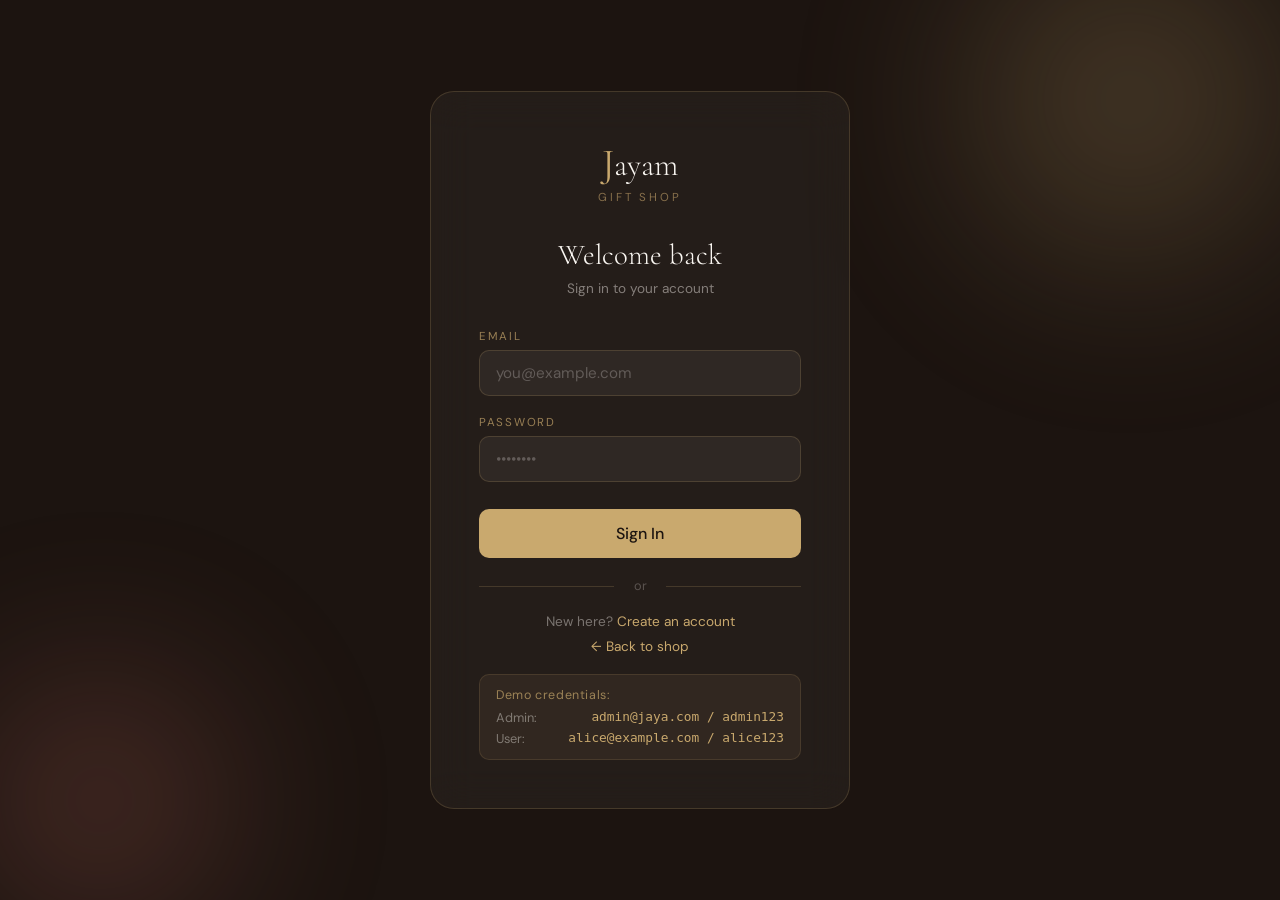
<file: templates/login.html>
<!DOCTYPE html>
<html lang="en">
<head>
<meta charset="UTF-8">
<meta name="viewport" content="width=device-width, initial-scale=1.0">
<title>Sign In — Jayam</title>
<link href="https://fonts.googleapis.com/css2?family=Cormorant+Garamond:ital,wght@0,300;0,400;0,600;1,400&family=DM+Sans:wght@300;400;500&display=swap" rel="stylesheet">
<link rel="stylesheet" href="https://cdnjs.cloudflare.com/ajax/libs/font-awesome/6.5.1/css/all.min.css" integrity="sha512-Pi7vE+s6jT0xDkKLXjP7x4orV5rKx6Ex8SAGfi5LoAO1xxR1rcbjbUW+q3W5XzghVcDga5R6n3S0zJ9YhOaNSw==" crossorigin="anonymous" referrerpolicy="no-referrer" />
<style>
*,*::before,*::after{box-sizing:border-box;margin:0;padding:0}
:root{--ink:#1c1410;--cream:#faf7f2;--warm:#f5ede0;--sand:#e8d8c3;--gold:#c9a96e;--gold-dark:#a07840;--rose:#d4756a;--ease:cubic-bezier(0.22,1,0.36,1)}
body{font-family:'DM Sans',sans-serif;background:var(--ink);min-height:100vh;display:flex;align-items:center;justify-content:center;overflow:hidden}
.bg{position:fixed;inset:0;overflow:hidden}
.orb{position:absolute;border-radius:50%;filter:blur(80px);opacity:.3}
.orb1{width:500px;height:500px;background:radial-gradient(circle,#c9a96e,transparent 70%);top:-150px;right:-100px;animation:float 8s ease-in-out infinite}
.orb2{width:400px;height:400px;background:radial-gradient(circle,#d4756a,transparent 70%);bottom:-100px;left:-100px;animation:float 7s ease-in-out -3s infinite}
@keyframes float{0%,100%{transform:translate(0,0)}50%{transform:translate(20px,-15px)}}
.card{background:rgba(250,247,242,.04);backdrop-filter:blur(20px);border:1px solid rgba(201,169,110,.2);border-radius:24px;padding:3rem;width:100%;max-width:420px;position:relative;z-index:1;animation:cardIn .7s var(--ease) both}
@keyframes cardIn{from{opacity:0;transform:translateY(30px) scale(.96)}to{opacity:1;transform:none}}
.logo{text-align:center;margin-bottom:2rem}
.logo-l{font-family:'Cormorant Garamond',serif;font-size:2.4rem;color:var(--gold)}
.logo-rest{font-family:'Cormorant Garamond',serif;font-size:2rem;font-weight:300;color:var(--cream)}
.logo-tag{display:block;font-size:.72rem;letter-spacing:.25em;text-transform:uppercase;color:rgba(201,169,110,.6);margin-top:.25rem}
h2{font-family:'Cormorant Garamond',serif;font-size:1.8rem;font-weight:300;color:var(--cream);text-align:center;margin-bottom:.5rem}
.sub{text-align:center;font-size:.85rem;color:rgba(250,247,242,.45);margin-bottom:2rem}
.form-group{margin-bottom:1.2rem}
label{display:block;font-size:.72rem;letter-spacing:.15em;text-transform:uppercase;color:rgba(201,169,110,.7);margin-bottom:6px}
input{width:100%;background:rgba(255,255,255,.05);border:1px solid rgba(201,169,110,.2);border-radius:10px;padding:12px 16px;font-size:.95rem;color:var(--cream);font-family:'DM Sans',sans-serif;outline:none;transition:border-color .25s,box-shadow .25s}
input::placeholder{color:rgba(250,247,242,.25)}
input:focus{border-color:var(--gold);box-shadow:0 0 0 3px rgba(201,169,110,.15)}
.btn{width:100%;background:var(--gold);color:var(--ink);border:none;border-radius:10px;padding:14px;font-size:1rem;font-weight:500;cursor:pointer;font-family:'DM Sans',sans-serif;transition:background .2s,transform .15s;margin-top:.5rem}
.btn:hover{background:#d4b578;transform:translateY(-1px)}
.btn:active{transform:scale(.98)}
.divider{text-align:center;color:rgba(250,247,242,.25);font-size:.8rem;margin:1.2rem 0;position:relative}
.divider::before,.divider::after{content:'';position:absolute;top:50%;width:42%;height:1px;background:rgba(201,169,110,.2)}
.divider::before{left:0}.divider::after{right:0}
.link-row{text-align:center;font-size:.85rem;color:rgba(250,247,242,.4);margin-top:1.2rem}
.link-row a{color:var(--gold);text-decoration:none;transition:color .2s}
.link-row a:hover{color:#d4b578}
.error-msg{background:rgba(212,117,106,.15);border:1px solid rgba(212,117,106,.3);border-radius:8px;color:#f0a09a;font-size:.84rem;padding:10px 14px;margin-bottom:1rem;display:none}
.demo-box{background:rgba(201,169,110,.08);border:1px solid rgba(201,169,110,.15);border-radius:10px;padding:12px 16px;margin-top:1.2rem}
.demo-box p{font-size:.78rem;color:rgba(201,169,110,.7);margin-bottom:6px;letter-spacing:.05em}
.demo-row{display:flex;justify-content:space-between;font-size:.8rem}
.demo-label{color:rgba(250,247,242,.4)}
.demo-val{color:var(--gold);font-family:monospace}
</style>
</head>
<body>
<div class="bg"><div class="orb orb1"></div><div class="orb orb2"></div></div>
<div class="card">
  <div class="logo">
    <span class="logo-l">J</span><span class="logo-rest">ayam</span>
    <span class="logo-tag">Gift Shop</span>
  </div>
  <h2>Welcome back</h2>
  <p class="sub">Sign in to your account</p>
  <div class="error-msg" id="err"></div>
  <div class="form-group"><label>Email</label><input type="email" id="email" placeholder="you@example.com" /></div>
  <div class="form-group"><label>Password</label><input type="password" id="password" placeholder="••••••••" /></div>
  <button class="btn" onclick="doLogin()">Sign In</button>
  <div class="divider">or</div>
  <div class="link-row">New here? <a href="/register">Create an account</a></div>
  <div class="link-row" style="margin-top:.5rem"><a href="/">← Back to shop</a></div>
  <div class="demo-box">
    <p>Demo credentials:</p>
    <div class="demo-row"><span class="demo-label">Admin:</span><span class="demo-val">admin@jaya.com / admin123</span></div>
    <div class="demo-row" style="margin-top:4px"><span class="demo-label">User:</span><span class="demo-val">alice@example.com / alice123</span></div>
  </div>
</div>
<script>
async function doLogin() {
  const email    = document.getElementById('email').value.trim();
  const password = document.getElementById('password').value;
  if (!email || !password) { showErr('Please fill in all fields'); return; }
  const res  = await fetch('/api/auth/login', {method:'POST',headers:{'Content-Type':'application/json'},body:JSON.stringify({email,password})});
  const data = await res.json();
  if (data.success) {
    localStorage.setItem('authToken', data.token);
    window.location.href = data.redirect;
  } else showErr(data.error || 'Login failed');
}
function showErr(msg) { const e=document.getElementById('err'); e.textContent=msg; e.style.display='block'; }
document.addEventListener('keydown', e => { if(e.key==='Enter') doLogin(); });
</script>
</body>
</html>
</file>
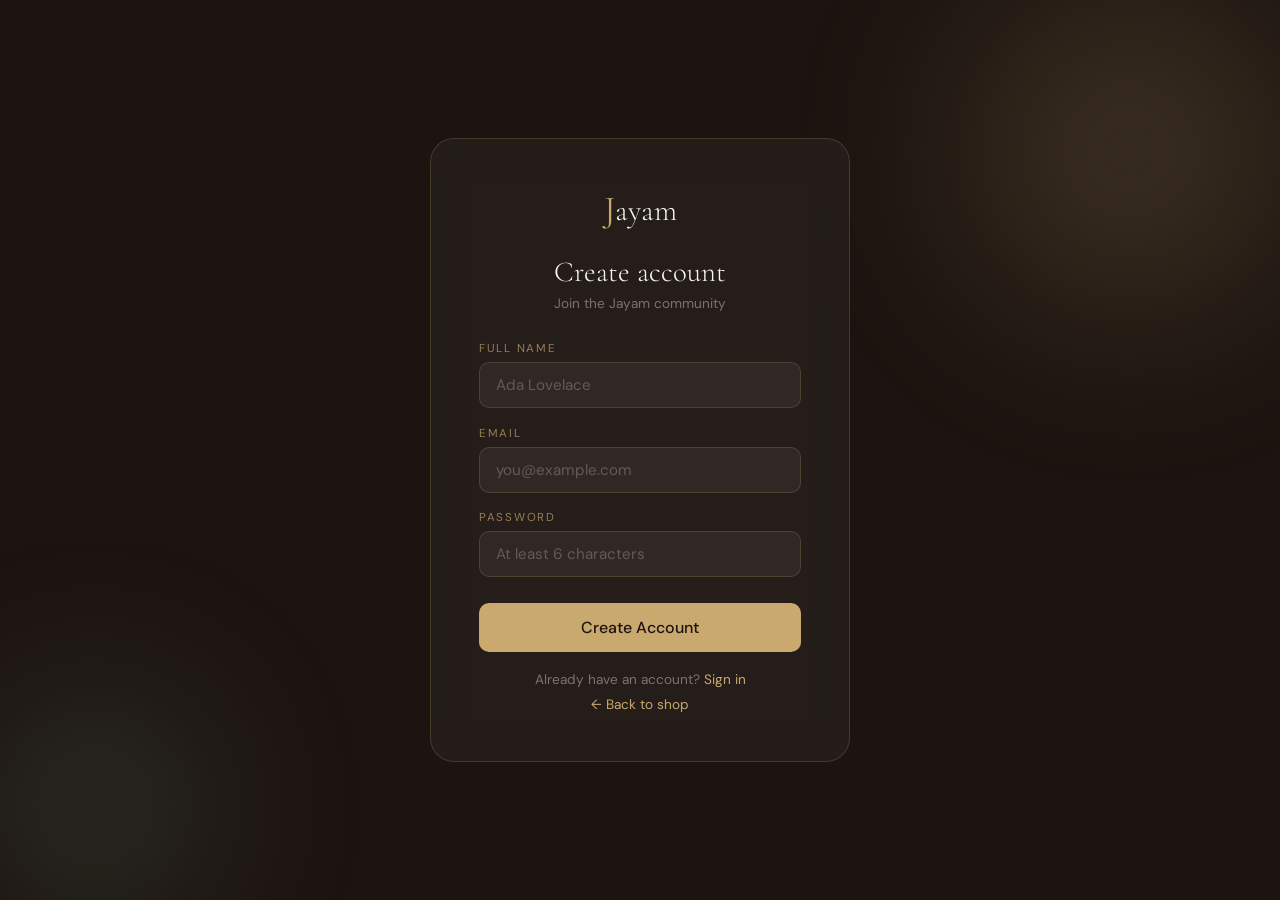
<file: templates/register.html>
<!DOCTYPE html>
<html lang="en">
<head>
<meta charset="UTF-8">
<meta name="viewport" content="width=device-width, initial-scale=1.0">
<title>Register — Jayam</title>
<link href="https://fonts.googleapis.com/css2?family=Cormorant+Garamond:ital,wght@0,300;0,400;1,400&family=DM+Sans:wght@300;400;500&display=swap" rel="stylesheet">
<link rel="stylesheet" href="https://cdnjs.cloudflare.com/ajax/libs/font-awesome/6.5.1/css/all.min.css" integrity="sha512-Pi7vE+s6jT0xDkKLXjP7x4orV5rKx6Ex8SAGfi5LoAO1xxR1rcbjbUW+q3W5XzghVcDga5R6n3S0zJ9YhOaNSw==" crossorigin="anonymous" referrerpolicy="no-referrer" />
<style>
*,*::before,*::after{box-sizing:border-box;margin:0;padding:0}
:root{--ink:#1c1410;--cream:#faf7f2;--gold:#c9a96e;--rose:#d4756a;--ease:cubic-bezier(0.22,1,0.36,1)}
body{font-family:'DM Sans',sans-serif;background:var(--ink);min-height:100vh;display:flex;align-items:center;justify-content:center;overflow:hidden}
.bg{position:fixed;inset:0}.orb{position:absolute;border-radius:50%;filter:blur(80px);opacity:.25}
.orb1{width:500px;height:500px;background:radial-gradient(circle,#c9a96e,transparent 70%);top:-100px;right:-100px;animation:float 8s ease-in-out infinite}
.orb2{width:350px;height:350px;background:radial-gradient(circle,#7a9e8c,transparent 70%);bottom:-80px;left:-80px;animation:float 6s ease-in-out -2s infinite}
@keyframes float{0%,100%{transform:translate(0,0)}50%{transform:translate(15px,-12px)}}
.card{background:rgba(250,247,242,.04);backdrop-filter:blur(20px);border:1px solid rgba(201,169,110,.2);border-radius:24px;padding:3rem;width:100%;max-width:420px;position:relative;z-index:1;animation:cardIn .7s var(--ease) both}
@keyframes cardIn{from{opacity:0;transform:translateY(30px)}to{opacity:1;transform:none}}
.logo{text-align:center;margin-bottom:1.5rem}
.logo-l{font-family:'Cormorant Garamond',serif;font-size:2.2rem;color:var(--gold)}
.logo-rest{font-family:'Cormorant Garamond',serif;font-size:1.9rem;font-weight:300;color:var(--cream)}
h2{font-family:'Cormorant Garamond',serif;font-size:1.8rem;font-weight:300;color:var(--cream);text-align:center;margin-bottom:.4rem}
.sub{text-align:center;font-size:.85rem;color:rgba(250,247,242,.4);margin-bottom:1.8rem}
.form-group{margin-bottom:1.1rem}
label{display:block;font-size:.72rem;letter-spacing:.15em;text-transform:uppercase;color:rgba(201,169,110,.7);margin-bottom:6px}
input{width:100%;background:rgba(255,255,255,.05);border:1px solid rgba(201,169,110,.2);border-radius:10px;padding:12px 16px;font-size:.95rem;color:var(--cream);font-family:'DM Sans',sans-serif;outline:none;transition:border-color .25s,box-shadow .25s}
input::placeholder{color:rgba(250,247,242,.25)}
input:focus{border-color:var(--gold);box-shadow:0 0 0 3px rgba(201,169,110,.15)}
.btn{width:100%;background:var(--gold);color:var(--ink);border:none;border-radius:10px;padding:14px;font-size:1rem;font-weight:500;cursor:pointer;font-family:'DM Sans',sans-serif;transition:background .2s,transform .15s;margin-top:.5rem}
.btn:hover{background:#d4b578;transform:translateY(-1px)}
.error-msg{background:rgba(212,117,106,.15);border:1px solid rgba(212,117,106,.3);border-radius:8px;color:#f0a09a;font-size:.84rem;padding:10px 14px;margin-bottom:1rem;display:none}
.link-row{text-align:center;font-size:.85rem;color:rgba(250,247,242,.4);margin-top:1.2rem}
.link-row a{color:var(--gold);text-decoration:none}
.link-row a:hover{color:#d4b578}
</style>
</head>
<body>
<div class="bg"><div class="orb orb1"></div><div class="orb orb2"></div></div>
<div class="card">
  <div class="logo"><span class="logo-l">J</span><span class="logo-rest">ayam</span></div>
  <h2>Create account</h2>
  <p class="sub">Join the Jayam community</p>
  <div class="error-msg" id="err"></div>
  <div class="form-group"><label>Full Name</label><input type="text" id="name" placeholder="Ada Lovelace" /></div>
  <div class="form-group"><label>Email</label><input type="email" id="email" placeholder="you@example.com" /></div>
  <div class="form-group"><label>Password</label><input type="password" id="password" placeholder="At least 6 characters" /></div>
  <button class="btn" onclick="doRegister()">Create Account</button>
  <div class="link-row">Already have an account? <a href="/login">Sign in</a></div>
  <div class="link-row" style="margin-top:.5rem"><a href="/">← Back to shop</a></div>
</div>
<script>
async function doRegister() {
  const name=document.getElementById('name').value.trim();
  const email=document.getElementById('email').value.trim();
  const password=document.getElementById('password').value;
  if (!name||!email||!password){showErr('Please fill in all fields');return}
  if (password.length<6){showErr('Password must be at least 6 characters');return}
  const res=await fetch('/api/auth/register',{method:'POST',headers:{'Content-Type':'application/json'},body:JSON.stringify({name,email,password})});
  const data=await res.json();
  if(data.success) window.location.href=data.redirect;
  else showErr(data.error||'Registration failed');
}
function showErr(msg){const e=document.getElementById('err');e.textContent=msg;e.style.display='block'}
document.addEventListener('keydown',e=>{if(e.key==='Enter')doRegister()});
</script>
</body>
</html>
</file>
